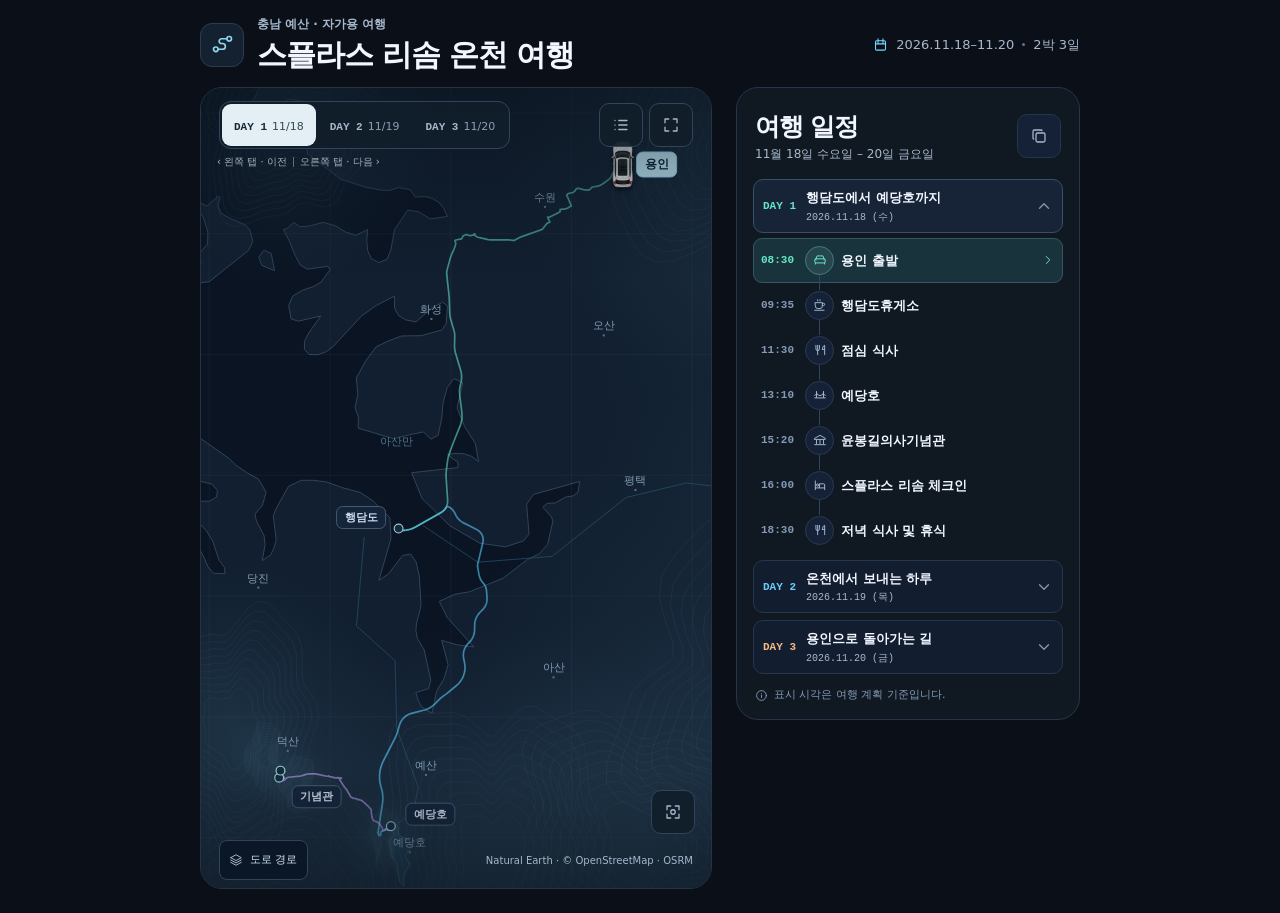
<file: index.html>
<!doctype html>
<html lang="ko">
<head>
  <meta charset="utf-8">
  <meta name="viewport" content="width=device-width, initial-scale=1">
  <meta name="robots" content="noindex">
  <meta http-equiv="refresh" content="0; url=./yesan_trip_planner.html">
  <title>스플라스 리솜 · 예산 여행 지도</title>
</head>
<body><p><a href="./yesan_trip_planner.html">예산 여행 지도 열기</a></p></body>
</html>
</file>
<file: styles.css>
:root {
  color-scheme: dark;
  --bg: #0b1018;
  --map-easing: cubic-bezier(.22, .72, .26, 1);
  --border: #25354b;
  --ink: #f1f6ff;
  --muted: #a7b8cd;
  --dim: #839ab5;
  --blue: #75d8ff;
  --mint: #6ce7c8;
  --amber: #f6ba83;
  --day-accent: var(--mint);
  --radius: 22px;
  --mono: "IBM Plex Mono", "SFMono-Regular", Consolas, monospace;
  --sans: Inter, Pretendard, "Apple SD Gothic Neo", "Malgun Gothic", system-ui, sans-serif;
}

* { box-sizing: border-box; }
[hidden] { display: none !important; }
body {
  margin: 0;
  min-width: 300px;
  min-height: 100vh;
  background: var(--bg);
  color: var(--ink);
  font: 400 14px/1.5 var(--sans);
  -webkit-tap-highlight-color: transparent;
}
button, input, select, textarea { font: inherit; }
button, a { color: inherit; }
button { appearance: none; border: 0; cursor: pointer; }
button:disabled { cursor: default; opacity: .43; }
a { text-decoration: none; }
:focus-visible { outline: 2px solid var(--blue); outline-offset: 3px; }
h1, h2, p { margin: 0; }
svg { width: 18px; height: 18px; display: block; flex: none; }
[data-icon] { display: inline-flex; align-items: center; justify-content: center; }
.sr-only { position: absolute; width: 1px; height: 1px; padding: 0; overflow: hidden; clip-path: inset(50%); white-space: nowrap; }

.masthead {
  max-width: 928px;
  margin: 0 auto;
  padding: 16px 24px 14px;
  display: flex;
  align-items: center;
  justify-content: space-between;
  gap: 15px;
}
.brand { display: flex; align-items: center; gap: 13px; }
.brand-mark {
  width: 44px; height: 44px; flex: none;
  border: 1px solid #2a3d50;
  border-radius: 12px;
  background: #142130;
  color: #8ed7ed;
}
.brand-mark svg { width: 23px; height: 23px; }
.eyebrow { font: 650 10px/1.3 var(--mono); letter-spacing: .14em; color: var(--day-accent); }
.masthead .eyebrow { color: var(--muted); font: 600 12px var(--sans); letter-spacing: 0; }
.brand h1 { font-size: clamp(19px, 3vw, 30px); line-height: 1.2; letter-spacing: -.037em; margin-top: 4px; }
.mast-meta { display: flex; align-items: center; gap: 8px; color: var(--muted); font-size: 13px; white-space: nowrap; font-variant-numeric: tabular-nums; }
.mast-meta svg { width: 15px; height: 15px; color: var(--blue); }
.mast-meta i, .meta-divider { width: 3px; height: 3px; border-radius: 50%; background: currentColor; opacity: .6; }

.layout { max-width: 928px; margin: 0 auto; padding: 0 24px 24px; display: grid; grid-template-columns: minmax(0, 520px) minmax(290px, 344px); align-items: start; gap: 24px; }
.journey { overflow: hidden; position: relative; min-width: 0; color-scheme: dark; color: var(--ink); border: 1px solid #253344; border-radius: var(--radius); background: #101922; }
.map-area {
  --map-bottom: max(8px, env(safe-area-inset-bottom));
  --panel-bottom: calc(var(--map-bottom) + 46px);
  --arrival-lift: 0px;
  position: relative;
  isolation: isolate;
  height: clamp(500px, calc(100svh - 100px), 880px);
  overflow: hidden;
  background: #0e1d2e;
}
.map-area.has-arrival { --arrival-lift: calc(var(--panel-height, 0px) + 8px); }
#cartography, .map-vignette { position: absolute; inset: 0; width: 100%; height: 100%; display: block; }
#cartography { cursor: grab; touch-action: none; }
#cartography.dragging { cursor: grabbing; }
#cartography:focus-visible { outline-offset: -3px; }
.map-vignette {
  pointer-events: none;
  background: linear-gradient(180deg, #09121c90 0, transparent 24%, transparent 85%, #0e18238a 100%);
}
.map-header { position: absolute; z-index: 3; top: 13px; left: 18px; right: 18px; pointer-events: none; }
.map-header button { pointer-events: auto; }
.day-controls, .map-header-actions { display: flex; align-items: center; justify-content: space-between; gap: 6px; }
.map-button, .day-tabs { background: #111e2ae8; border: 1px solid #33445a; }
.icon-button, .schedule-button { display: inline-flex; align-items: center; justify-content: center; min-width: 44px; min-height: 44px; color: var(--muted); padding: 0; border-radius: 10px; }
.icon-button:not(.map-button):not(.bordered) { background: transparent; }
.icon-button:not(:disabled):hover, .schedule-button:hover, .bordered:hover { color: var(--ink); background: #24364a; }
.icon-button[aria-pressed="true"] { color: var(--blue); outline: 1px solid var(--blue); }
.day-tabs { display: flex; border-radius: 12px; padding: 2px; gap: 2px; min-width: 0; }
.day-tab { min-height: 42px; padding: 0 12px; border-radius: 9px; background: transparent; color: var(--muted); white-space: nowrap; }
.day-tab span { font: 650 11px var(--mono); }
.day-tab small { margin-left: 5px; font-size: 11px; opacity: .84; }
.day-tab:hover { background: #24364a; }
.day-tab[aria-pressed="true"] { background: #e3eff4; color: #132735; }
.map-overview {
  position: absolute;
  z-index: 2;
  bottom: var(--panel-bottom);
  right: 16px;
  transform: translateY(calc(-1 * var(--arrival-lift)));
  transition: transform .36s var(--map-easing);
}
.schedule-button { display: grid; place-items: center; }
.travel-distance {
  position: absolute;
  z-index: 1;
  left: 50%;
  bottom: var(--panel-bottom);
  transform: translateX(-50%);
  min-width: 132px;
  padding: 7px 14px 8px;
  border: 1px solid #45617d70;
  border-radius: 11px;
  background: #101d2df5;
  text-align: center;
  white-space: nowrap;
  pointer-events: none;
}
.travel-distance-label { display: block; color: var(--muted); font-size: 11px; }
.travel-distance p { display: flex; align-items: baseline; justify-content: center; gap: 5px; }
#traveledKm { color: var(--ink); font: 650 23px/1.2 var(--mono); font-variant-numeric: tabular-nums; }
#totalKm { color: var(--muted); font: 500 12px var(--mono); font-variant-numeric: tabular-nums; }
.map-foot { position: absolute; bottom: var(--map-bottom); left: 18px; right: 18px; display: flex; align-items: center; justify-content: space-between; gap: 6px; }
.route-status { background: #0a1625ec; border: 1px solid #31435b; border-radius: 8px; color: #d2e2f7; min-height: 40px; padding: 0 9px; display: inline-flex; gap: 7px; align-items: center; white-space: nowrap; font-size: 11px; }
.route-status svg { width: 14px; height: 14px; color: var(--muted); }
.route-status:hover { border-color: var(--blue); }
.source { color: #a4b8cc; text-align: right; font-size: 10px; }
.source a:hover, .source-line a:hover { text-decoration: underline; }

.place-panel {
  position: absolute;
  z-index: 1;
  inset-inline: 14px;
  bottom: var(--panel-bottom);
  max-width: 520px;
  margin-inline: auto;
  padding: 14px 14px 6px;
  overflow: hidden;
  border: 1px solid #45617d70;
  border-radius: 16px;
  background: linear-gradient(155deg, #13263bea, #0b1826fa 63%);
  box-shadow: 0 10px 40px #030914a0;
  opacity: 0;
  visibility: hidden;
  pointer-events: none;
  transform: translateY(24px);
  transition: transform .32s var(--map-easing), opacity .15s ease;
}
.has-arrival .place-panel {
  visibility: visible;
  opacity: 1;
  transform: translateY(0);
  pointer-events: auto;
  transition-delay: 0s;
}
.place-meta { display: flex; align-items: center; gap: 8px; color: #b7c9db; font-size: 12px; font-weight: 650; }
.place-meta svg { width: 14px; height: 14px; }
#placeTime { font-family: var(--mono); font-weight: 700; }
.place-count { margin-left: auto; color: var(--muted); font: 600 11px var(--mono); }
.place-panel h2 { margin: 4px 0 3px; font-size: clamp(26px, 5.8vw, 36px); line-height: 1.17; letter-spacing: -.04em; overflow-wrap: anywhere; }
.place-panel p { color: var(--muted); font-size: 13px; }
.place-activities { display: grid; grid-template-columns: repeat(3, minmax(0, 1fr)); gap: 6px; margin: 10px 0 0; padding-top: 7px; border-top: 1px solid #35495b; }
.place-activities dt { color: var(--blue); font: 650 10px/1.3 var(--mono); }
.place-activities dd { margin: 2px 0 0; color: var(--ink); font-size: 11px; line-height: 1.25; }
.photos { display: grid; grid-auto-flow: column; grid-auto-columns: minmax(0, 1fr); gap: 8px; margin-top: 12px; }
.photo {
  position: relative; width: 100%; aspect-ratio: 2.3; min-height: 64px; max-height: 104px; overflow: hidden; text-align: left;
  border-radius: 8px; border: 1px solid #34465b; background: #253747;
  isolation: isolate; padding: 0;
}
.photo img { width: 100%; height: 100%; position: absolute; inset: 0; object-fit: cover; transition: transform .22s ease; }
.photo img.detail { transform: scale(1.48); transform-origin: 25% 30%; }
.photo:hover img { transform: scale(1.045); }
.photo:hover img.detail { transform: scale(1.55); }
.photo::after { content: ""; position: absolute; inset: 0; background: linear-gradient(0deg, #040b16e6, #09162d00 62%); }
.photo-caption, .photo-art { position: absolute; z-index: 1; color: #fff; }
.photo-caption { left: 8px; bottom: 6px; font-size: 11px; font-weight: 650; }
.photo-art { right: 6px; top: 5px; padding: 2px 4px; background: #07131bd9; border-radius: 4px; font-size: 9px; }
.place-actions { display: flex; align-items: center; justify-content: space-between; gap: 9px; margin-top: 9px; }
.next-place { min-width: 0; display: flex; align-items: baseline; gap: 7px; font-size: 12px; }
.next-place span { color: var(--dim); flex: none; }
.next-place strong { display: block; overflow: hidden; text-overflow: ellipsis; white-space: nowrap; font-size: 12px; }
.directions { min-height: 40px; padding: 0 9px; flex: none; display: flex; align-items: center; gap: 6px; border-radius: 8px; color: var(--blue); font-size: 12px; font-weight: 650; }
.directions:hover { background: #223852; }
.directions svg { width: 14px; height: 14px; }

.itinerary { border: 1px solid var(--border); border-radius: var(--radius); padding: 20px 16px 16px; background: #101822; }
.itinerary-head, .dialog-head { display: flex; align-items: center; justify-content: space-between; gap: 8px; padding: 0 2px; margin-bottom: 16px; }
.itinerary-head p { margin-top: 3px; color: var(--muted); font-size: 12px; }
.itinerary-head h2, .dialog-head h2 { font-size: 25px; letter-spacing: -.045em; margin-top: 3px; line-height: 1.25; }
.bordered { border: 1px solid var(--border); background: #142136; }
.day-section + .day-section { margin-top: 7px; }
.day-heading { width: 100%; display: grid; grid-template-columns: auto 1fr auto; align-items: center; gap: 10px; text-align: left; border-radius: 10px; padding: 8px 9px; min-height: 48px; background: #121d2f; border: 1px solid #26374d; }
.day-heading[aria-expanded="true"] { background: #172437; border-color: #365065; }
.day-heading:hover { border-color: var(--day-color); }
.day-number { color: var(--day-color); white-space: nowrap; font: 700 11px var(--mono); }
.day-name { display: block; font-size: 13px; font-weight: 700; }
.day-date { display: block; font: 500 10px var(--mono); color: var(--muted); margin-top: 2px; }
.day-heading > span:last-child { color: var(--dim); }
.day-heading[aria-expanded="true"] .day-chevron { transform: rotate(180deg); }
.day-events { list-style: none; margin: 5px 0 5px; padding: 0; }
.event-row {
  width: 100%; display: grid; grid-template-columns: 37px 29px minmax(0, 1fr) 14px; align-items: center; gap: 7px;
  min-height: 45px; position: relative; border: 1px solid transparent; border-radius: 9px; text-align: left; background: transparent; padding: 2px 7px;
}
.event-row time { color: var(--dim); font: 600 11px var(--mono); }
.event-row .event-icon { display: grid; place-items: center; position: relative; z-index: 1; width: 29px; height: 29px; border: 1px solid #2a3b52; border-radius: 50%; color: #a2b7ce; background: #142137; }
.event-icon svg { width: 14px; height: 14px; }
.day-events li { position: relative; }
.day-events li:not(:last-child)::after { content: ""; position: absolute; width: 1px; height: 15px; bottom: -7px; left: 66px; background: #32445c; pointer-events: none; z-index: 2; }
.event-row strong { min-width: 0; overflow-wrap: anywhere; font-size: 13px; font-weight: 620; }
.event-row:hover { background: #1b2940; }
.event-row[aria-current="step"] { border-color: #365763; background: #18333b; }
.event-row[aria-current="step"] time, .event-row[aria-current="step"] .event-icon { color: var(--day-color); }
.event-row[aria-current="step"] .event-icon { border-color: #477b7c; background: #25464d; }
.event-row > span:last-child { display: grid; place-items: center; color: var(--day-color); visibility: hidden; }
.event-row > span:last-child svg { width: 14px; height: 14px; }
.event-row[aria-current="step"] > span:last-child { visibility: visible; }
.side-note { color: var(--dim); display: flex; align-items: center; gap: 6px; padding: 13px 2px 0; font-size: 11px; }
.side-note svg { width: 13px; height: 13px; }

dialog { color-scheme: dark; margin: auto; width: min(100% - 26px, 480px); max-height: calc(100dvh - 28px); border-radius: 18px; border: 1px solid #354a62; background: #121e30; color: var(--ink); padding: 17px; box-shadow: 0 20px 75px #0009; }
dialog::backdrop { background: #040914c9; backdrop-filter: blur(5px); }
dialog .dialog-head { margin-bottom: 14px; }
dialog p { margin-bottom: 10px; color: var(--muted); font-size: 13px; }
dialog p.eyebrow { margin-bottom: 0; font: 650 10px var(--mono); color: var(--day-accent); }
.action-button { min-height: 43px; display: inline-flex; align-items: center; justify-content: center; gap: 7px; border: 1px solid #3c667b; border-radius: 9px; padding: 0 12px; background: #183448; color: #c8efff; font-weight: 650; }
.action-button:hover { background: #234660; }
.action-button.plain { color: var(--muted); border-color: var(--border); background: #151f32; }
.action-button svg { width: 15px; height: 15px; }
.dialog-actions { display: flex; gap: 8px; flex-wrap: wrap; }
.coordinate-fields { display: grid; grid-template-columns: 1fr 1fr; gap: 9px; margin: 12px 0 8px; }
.coordinate-fields label, .origin-address { min-width: 0; color: var(--muted); font-size: 12px; }
.coordinate-fields input, .origin-address input, .route-import input, #copyFallback { display: block; width: 100%; min-height: 38px; margin-top: 3px; padding: 5px 7px; border: 1px solid var(--border); border-radius: 7px; background: #0b1524; color: var(--ink); }
#copyFallback { min-height: 140px; }
#copyDialog { margin-top: 10px; }
.route-import { display: block; margin: 12px 0; font-size: 12px; }
.route-import input { padding: 6px; }
hr { border: 0; border-top: 1px solid var(--border); margin: 15px 0; }
dialog .source-line { font-size: 11px; }
.source-line a { color: var(--blue); }
#routeFeedback { margin: 7px 0 0; color: var(--amber); }
.gallery img { width: 100%; aspect-ratio: 3/2; object-fit: cover; border-radius: 9px; background: #20344b; display: block; }
.gallery-nav { display: flex; align-items: center; justify-content: center; gap: 13px; margin-top: 10px; font: 600 13px var(--mono); }
#summaryStops { padding-left: 23px; color: var(--muted); margin: 8px 0 16px; }
#summaryStops li { margin-bottom: 4px; }
.toast { position: fixed; z-index: 10; bottom: max(18px, env(safe-area-inset-bottom)); left: 50%; width: max-content; max-width: calc(100% - 30px); transform: translateX(-50%); background: #19364a; color: var(--ink); border: 1px solid #41647b; border-radius: 10px; padding: 8px 12px; box-shadow: 0 9px 25px #0007; }
.noscript { padding: 12px; }

.journey:fullscreen, .journey.immersive { width: 100%; height: 100%; border: 0; border-radius: 0; overflow: auto; }
.journey.immersive { position: fixed; inset: 0; z-index: 5; }
body.immersed { overflow: hidden; }
.journey:fullscreen .map-area, .journey.immersive .map-area { height: 100dvh; }

@media (max-width: 760px) {
  .masthead { max-width: 600px; padding: calc(6px + env(safe-area-inset-top)) 12px 6px; }
  .masthead .brand-mark, .masthead .eyebrow, .mast-meta svg, .mast-meta > span:nth-child(2), .mast-meta i { display: none; }
  .brand h1 { margin: 0; font-size: 16px; }
  .mast-meta { font-size: 11px; }
  .layout { max-width: 600px; display: block; padding: 0 8px 8px; }
  .itinerary { display: none; }
  .map-area { height: max(460px, calc(100svh - 42px - env(safe-area-inset-top))); }
  .map-header { top: 6px; inset-inline: 8px; }
  .journey.immersive .map-header { top: max(6px, env(safe-area-inset-top)); }
  .map-header-actions { gap: 2px; }
  .day-tabs { gap: 0; padding: 0; border: 0; background: transparent; }
  .day-tab { position: relative; isolation: isolate; min-height: 44px; padding: 0 10px; }
  .day-tab[aria-pressed="true"], .day-tab:hover { background: transparent; }
  .day-tab::before { content: ""; position: absolute; z-index: -1; inset: 5px 1px; border-radius: 8px; background: #111e2ae8; }
  .day-tab[aria-pressed="true"]::before { background: #e3eff4; }
  .day-tab[aria-pressed="false"]:hover::before { background: #24364a; }
  .map-header-actions .map-button { position: relative; isolation: isolate; background: transparent; border: 0; }
  .map-header-actions .map-button::before { content: ""; position: absolute; z-index: -1; inset: 5px; border: 1px solid #33445a; border-radius: 8px; background: #111e2ae8; }
  .map-header-actions .map-button:hover::before { background: #24364a; }
  .place-panel, .travel-distance { background: #132031; border-color: #304258; box-shadow: none; }
  .travel-distance {
    display: flex;
    align-items: baseline;
    gap: 8px;
    min-width: 0;
    padding: 8px 12px;
    border-radius: 10px;
  }
  #traveledKm { font-size: 18px; font-weight: 600; }
}
@media (max-width: 420px) {
  .map-foot { inset-inline: 10px; }
  .map-overview { right: 10px; }
  .day-tab { padding-inline: 6px; }
  .place-panel { inset-inline: 10px; padding: 12px 11px 5px; }
}
@media (max-width: 350px) {
  .day-tab small { display: none; }
}
@media (prefers-reduced-motion: reduce) {
  *, *::before, *::after { animation-duration: .01ms !important; transition-duration: .01ms !important; }
}
.map-unavailable { position: absolute; top: 45%; inset-inline: 20px; text-align: center; color: var(--muted); }

.route-legend { list-style: none; margin: 0 0 14px; padding: 0; display: grid; gap: 4px; color: var(--muted); font-size: 12px; }
.route-legend li { display: flex; align-items: center; gap: 8px; }
.route-legend i { width: 18px; border-top: 2px solid var(--leg-color); border-radius: 2px; }
.route-legend i.preview { border-top-style: dashed; }
@media (min-width: 761px) and (max-height: 850px) {
  .masthead { padding-block: 16px; }
  .layout { padding-bottom: 14px; }
  .itinerary .event-row { min-height: 42px; }
}
@media (max-height: 520px) and (orientation: landscape) {
  .map-area { height: max(310px, calc(100svh - 42px)); }
  .map-area.has-arrival { --arrival-lift: 0px; }
  .place-panel {
    inset-inline-end: auto;
    width: min(430px, calc(100% - 80px));
    display: grid;
    grid-template-columns: minmax(0, 1.2fr) minmax(0, 1fr);
    gap: 8px 12px;
  }
  .place-panel h2 { font-size: 24px; }
  .place-panel .photos { align-self: center; margin-top: 0; }
  .place-actions { grid-column: 1 / -1; margin-top: 0; }
  .photo { max-height: 64px; }
}

.origin-address { display: block; margin-bottom: 10px; }

.map-gesture { position: absolute; top: 66px; left: 16px; color: #b8c6d4; opacity: .88; font-size: 10px; pointer-events: none; display: flex; align-items: center; gap: 5px; }
.map-gesture span { margin: 0 1px; height: 10px; border-left: 1px solid #66788b; }
@media (max-width: 760px) {
  .map-gesture { top: auto; bottom: calc(var(--panel-bottom) + 8px); left: 50%; transform: translateX(-50%); white-space: nowrap; }
  .has-arrival .map-gesture, .has-travel-distance .map-gesture { opacity: 0; }
}
</file>
